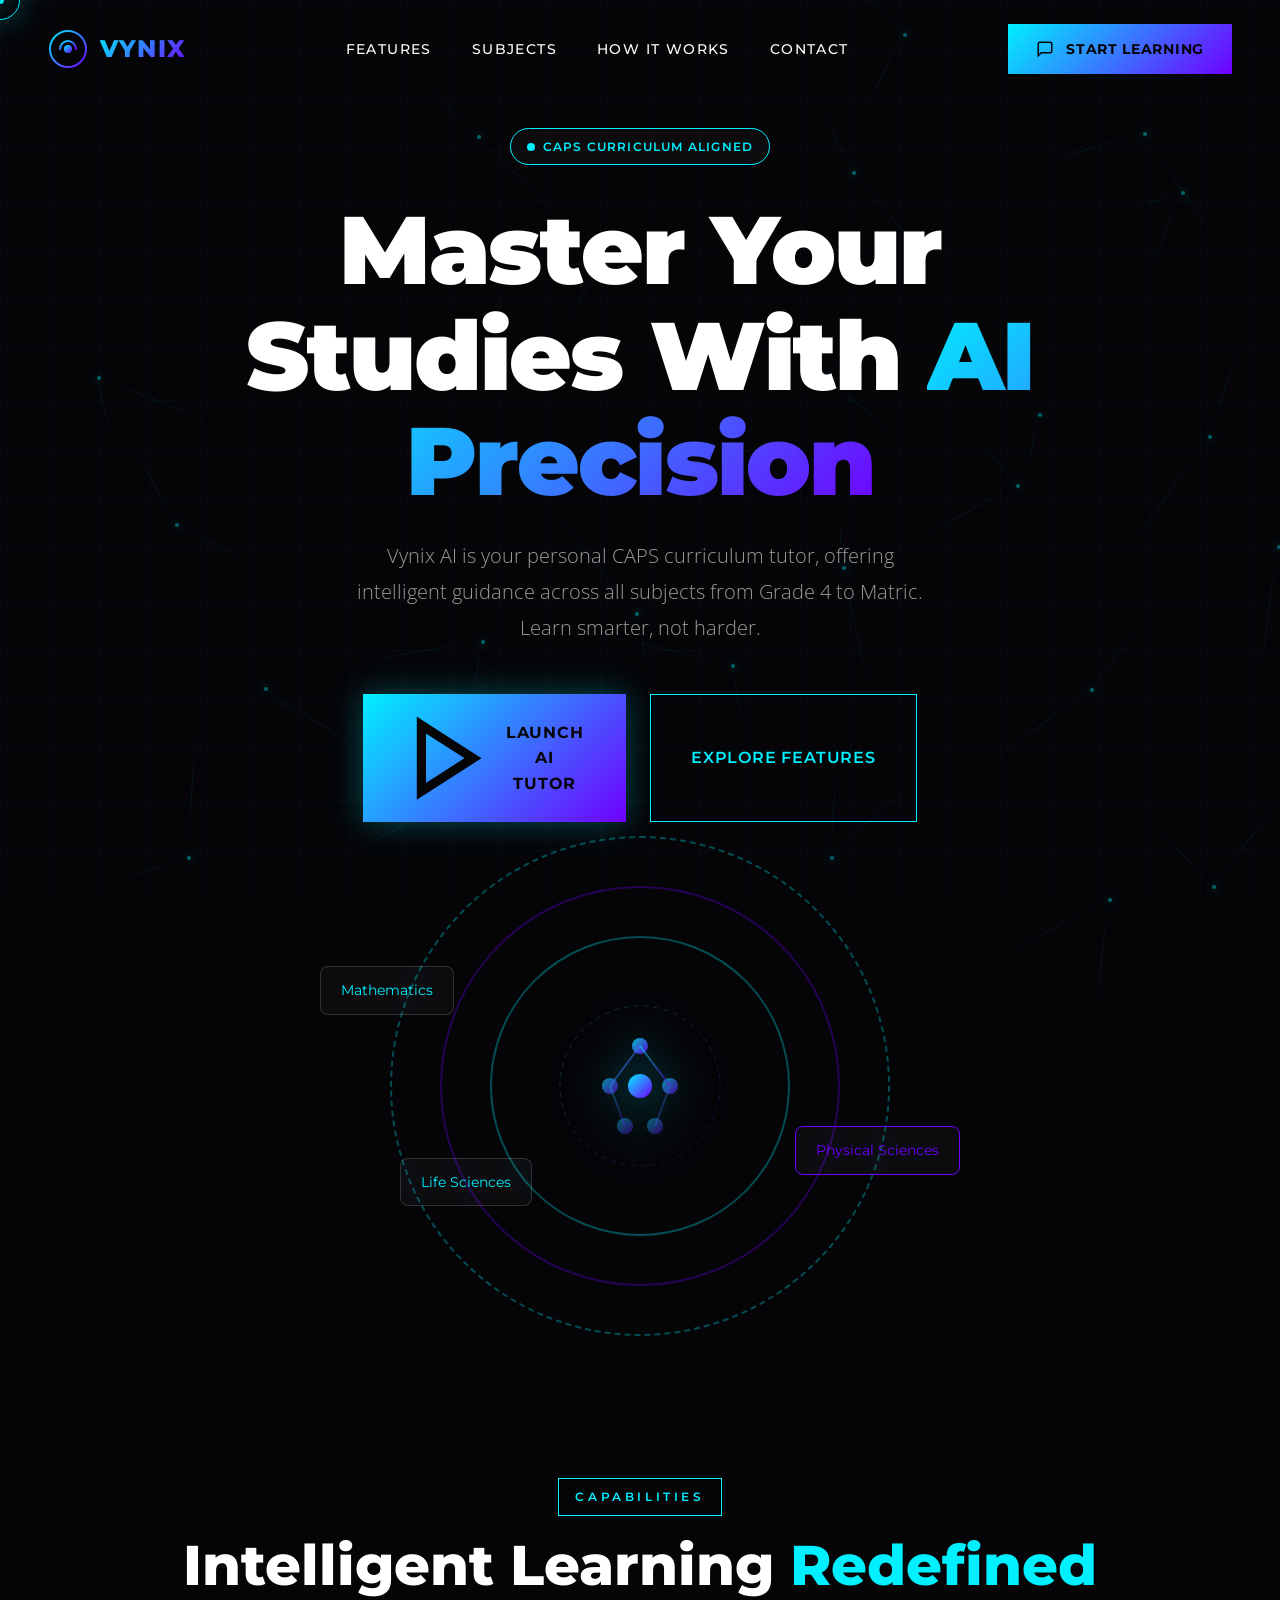
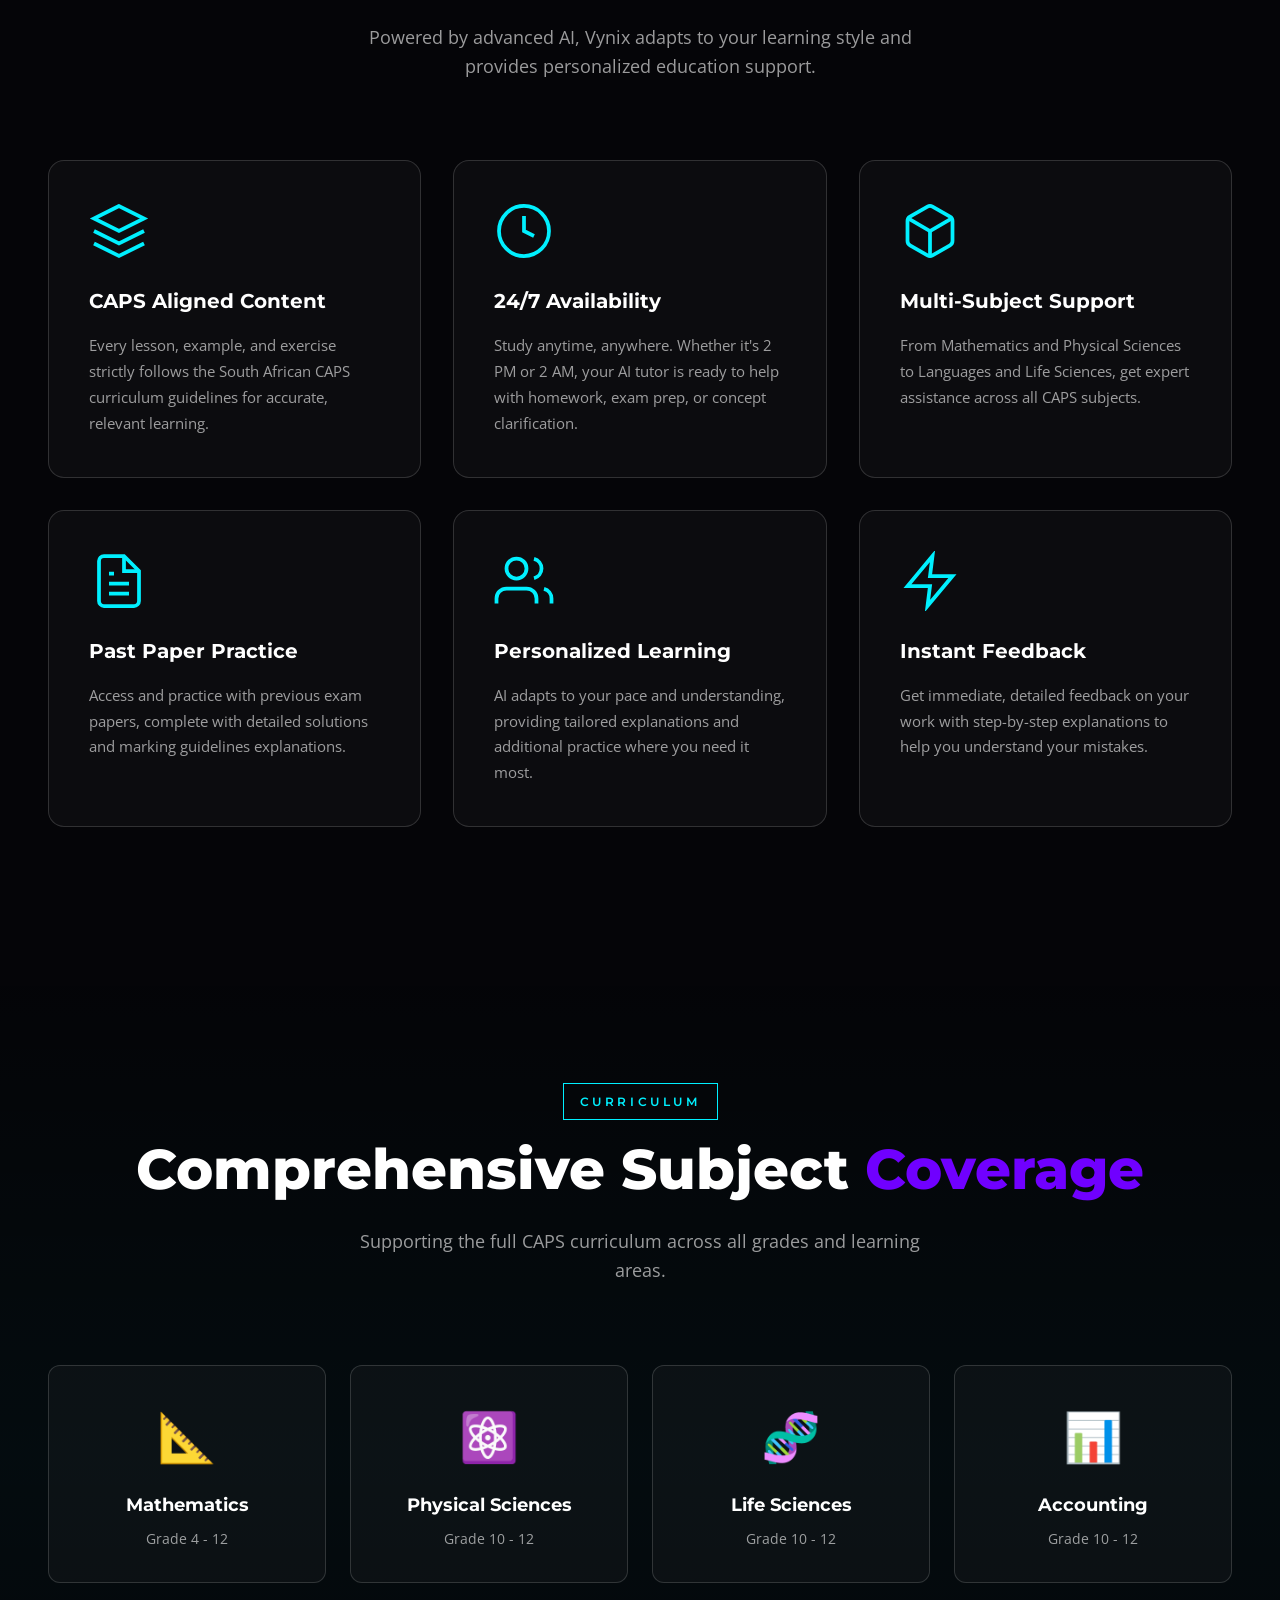
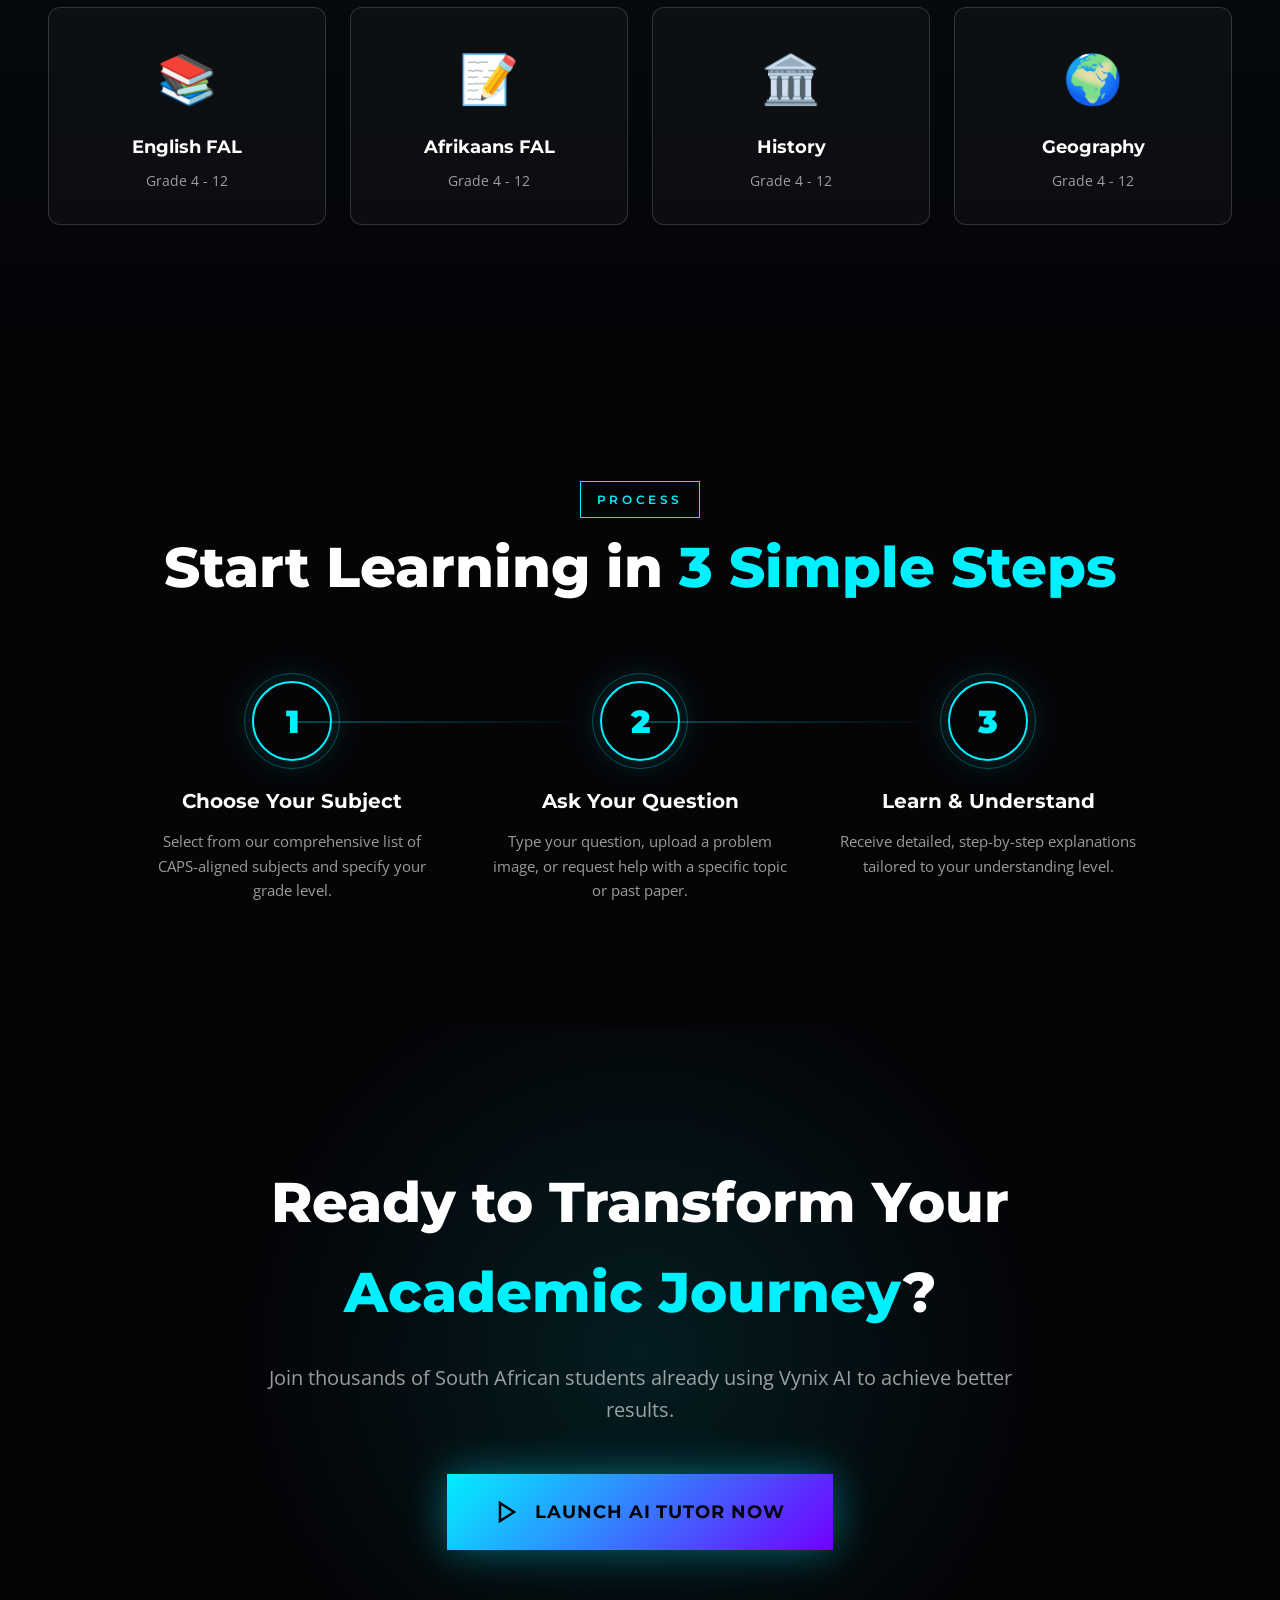
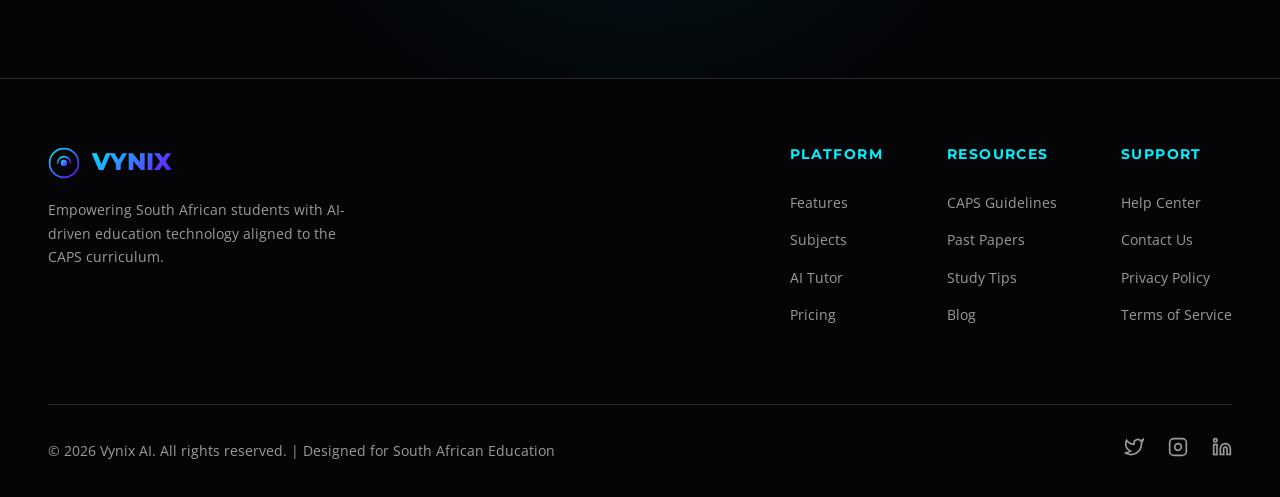
<file: index.html>
<!DOCTYPE html>
<html lang="en">
<head>
    <meta charset="UTF-8">
    <meta name="viewport" content="width=device-width, initial-scale=1.0">
    <title>VYNIX AI | CAPS Education Tutor</title>
    <link rel="preconnect" href="https://fonts.googleapis.com">
    <link rel="preconnect" href="https://fonts.gstatic.com" crossorigin>
    <link href="https://fonts.googleapis.com/css2?family=Montserrat:wght@100;200;300;400;500;600;700;800;900&family=Open+Sans:wght@300;400;500;600;700;800&display=swap" rel="stylesheet">
    <base target="_blank">
    <style>
        /* ==========================================================================
           VYNIX AI - Educational AI Landing Page
           ========================================================================== */

        /* CSS Variables */
        :root {
            --color-bg: #050508;
            --color-fg: #ffffff;
            --color-cyan: #00f0ff;
            --color-cyan-dark: #00b8c4;
            --color-cyan-light: #5cffff;
            --color-purple: #7000ff;
            --color-purple-light: #9d4eff;
            --color-muted: rgba(255, 255, 255, 0.6);
            --color-muted-dark: rgba(255, 255, 255, 0.15);
            --color-glass: rgba(255, 255, 255, 0.03);
            
            --font-display: 'Montserrat', sans-serif;
            --font-body: 'Open Sans', sans-serif;
            
            --transition-fast: 0.2s ease;
            --transition-medium: 0.4s ease;
            --transition-slow: 0.8s cubic-bezier(0.16, 1, 0.3, 1);
        }

        /* Reset & Base */
        *, *::before, *::after {
            margin: 0;
            padding: 0;
            box-sizing: border-box;
        }

        html {
            scroll-behavior: smooth;
            font-size: 16px;
        }

        body {
            font-family: var(--font-body);
            background-color: var(--color-bg);
            color: var(--color-fg);
            line-height: 1.6;
            overflow-x: hidden;
            cursor: none;
        }

        /* Custom Cursor */
        .cursor {
            width: 8px;
            height: 8px;
            background: var(--color-cyan);
            border-radius: 50%;
            position: fixed;
            pointer-events: none;
            z-index: 9999;
            mix-blend-mode: difference;
            transition: transform 0.1s ease;
            box-shadow: 0 0 20px var(--color-cyan);
        }

        .cursor-follower {
            width: 40px;
            height: 40px;
            border: 1px solid var(--color-cyan);
            border-radius: 50%;
            position: fixed;
            pointer-events: none;
            z-index: 9998;
            transition: transform 0.15s ease, width 0.3s ease, height 0.3s ease;
            box-shadow: 0 0 30px rgba(0, 240, 255, 0.3);
        }

        .cursor.hover {
            transform: scale(2);
            background: var(--color-purple);
        }

        .cursor-follower.hover {
            width: 60px;
            height: 60px;
            border-color: var(--color-purple);
            box-shadow: 0 0 40px rgba(112, 0, 255, 0.4);
        }

        /* Hide custom cursor on touch devices */
        @media (pointer: coarse) {
            body {
                cursor: auto;
            }
            .cursor, .cursor-follower {
                display: none;
            }
        }

        /* Neural Network Background */
        .neural-bg {
            position: fixed;
            top: 0;
            left: 0;
            width: 100%;
            height: 100%;
            z-index: 0;
            opacity: 0.4;
        }

        .neural-node {
            position: absolute;
            width: 4px;
            height: 4px;
            background: var(--color-cyan);
            border-radius: 50%;
            box-shadow: 0 0 10px var(--color-cyan);
            animation: pulse 3s infinite;
        }

        @keyframes pulse {
            0%, 100% { opacity: 0.3; transform: scale(1); }
            50% { opacity: 1; transform: scale(1.5); }
        }

        .neural-line {
            position: absolute;
            height: 1px;
            background: linear-gradient(90deg, transparent, var(--color-cyan), transparent);
            opacity: 0.2;
            animation: dataFlow 5s linear infinite;
        }

        @keyframes dataFlow {
            0% { opacity: 0; }
            50% { opacity: 0.5; }
            100% { opacity: 0; }
        }

        /* Grid Overlay */
        .grid-overlay {
            position: fixed;
            top: 0;
            left: 0;
            width: 100%;
            height: 100%;
            background-image: 
                linear-gradient(rgba(0, 240, 255, 0.03) 1px, transparent 1px),
                linear-gradient(90deg, rgba(0, 240, 255, 0.03) 1px, transparent 1px);
            background-size: 50px 50px;
            pointer-events: none;
            z-index: 1;
        }

        /* Selection */
        ::selection {
            background: var(--color-cyan);
            color: var(--color-bg);
        }

        /* Scrollbar */
        ::-webkit-scrollbar {
            width: 8px;
        }

        ::-webkit-scrollbar-track {
            background: var(--color-bg);
        }

        ::-webkit-scrollbar-thumb {
            background: var(--color-cyan);
            border-radius: 4px;
        }

        ::-webkit-scrollbar-thumb:hover {
            background: var(--color-cyan-light);
        }

        /* ==========================================================================
           Navigation
           ========================================================================== */
        .navigation {
            position: fixed;
            top: 0;
            left: 0;
            width: 100%;
            padding: 1.5rem 3rem;
            display: flex;
            justify-content: space-between;
            align-items: center;
            z-index: 100;
            transition: all var(--transition-medium);
            border-bottom: 1px solid transparent;
        }

        .navigation.scrolled {
            background: rgba(5, 5, 8, 0.95);
            backdrop-filter: blur(20px);
            border-bottom-color: var(--color-muted-dark);
        }

        .nav-logo {
            display: flex;
            align-items: center;
            gap: 0.75rem;
            text-decoration: none;
            color: inherit;
        }

        .logo-icon {
            width: 40px;
            height: 40px;
            position: relative;
        }

        .logo-icon svg {
            width: 100%;
            height: 100%;
        }

        .logo-text {
            font-family: var(--font-display);
            font-size: 1.5rem;
            font-weight: 800;
            letter-spacing: 0.05em;
            background: linear-gradient(135deg, var(--color-cyan), var(--color-purple));
            -webkit-background-clip: text;
            -webkit-text-fill-color: transparent;
            background-clip: text;
        }

        .nav-links {
            display: flex;
            list-style: none;
            gap: 2.5rem;
        }

        .nav-links a {
            font-family: var(--font-display);
            font-size: 0.875rem;
            font-weight: 500;
            text-transform: uppercase;
            letter-spacing: 0.1em;
            color: var(--color-fg);
            text-decoration: none;
            position: relative;
            padding: 0.5rem 0;
            transition: color var(--transition-fast);
        }

        .nav-links a:hover {
            color: var(--color-cyan);
        }

        .nav-links a::after {
            content: '';
            position: absolute;
            bottom: 0;
            left: 0;
            width: 0;
            height: 2px;
            background: linear-gradient(90deg, var(--color-cyan), var(--color-purple));
            transition: width var(--transition-medium);
        }

        .nav-links a:hover::after {
            width: 100%;
        }

        .nav-cta {
            display: flex;
            align-items: center;
            gap: 0.75rem;
            padding: 0.875rem 1.75rem;
            background: linear-gradient(135deg, var(--color-cyan), var(--color-purple));
            border: none;
            color: var(--color-bg);
            font-family: var(--font-display);
            font-size: 0.875rem;
            font-weight: 700;
            text-transform: uppercase;
            letter-spacing: 0.05em;
            cursor: pointer;
            position: relative;
            overflow: hidden;
            transition: all var(--transition-medium);
            text-decoration: none;
        }

        .nav-cta::before {
            content: '';
            position: absolute;
            top: 0;
            left: -100%;
            width: 100%;
            height: 100%;
            background: linear-gradient(90deg, transparent, rgba(255,255,255,0.3), transparent);
            transition: left 0.5s;
        }

        .nav-cta:hover::before {
            left: 100%;
        }

        .nav-cta:hover {
            transform: translateY(-2px);
            box-shadow: 0 10px 30px rgba(0, 240, 255, 0.3);
        }

        .nav-cta svg {
            width: 18px;
            height: 18px;
        }

        /* Mobile Menu Button */
        .mobile-menu-btn {
            display: none;
            flex-direction: column;
            gap: 5px;
            background: none;
            border: none;
            cursor: pointer;
            padding: 5px;
        }

        .mobile-menu-btn span {
            display: block;
            width: 25px;
            height: 2px;
            background: var(--color-fg);
            transition: all var(--transition-medium);
        }

        /* Mobile Menu */
        .mobile-menu {
            position: fixed;
            top: 0;
            left: 0;
            width: 100%;
            height: 100vh;
            background: var(--color-bg);
            z-index: 99;
            display: flex;
            align-items: center;
            justify-content: center;
            opacity: 0;
            visibility: hidden;
            transition: all var(--transition-medium);
        }

        .mobile-menu.active {
            opacity: 1;
            visibility: visible;
        }

        .mobile-nav-links {
            list-style: none;
            text-align: center;
        }

        .mobile-nav-links li {
            margin: 2rem 0;
        }

        .mobile-nav-links a {
            font-family: var(--font-display);
            font-size: 2rem;
            font-weight: 700;
            color: var(--color-fg);
            text-decoration: none;
            transition: color var(--transition-fast);
        }

        .mobile-nav-links a:hover {
            color: var(--color-cyan);
        }

        /* ==========================================================================
           Hero Section
           ========================================================================== */
        .hero {
            position: relative;
            min-height: 100vh;
            width: 100%;
            display: flex;
            align-items: center;
            justify-content: center;
            overflow: hidden;
            padding: 8rem 3rem 4rem;
        }

        .hero-content {
            position: relative;
            z-index: 2;
            text-align: center;
            max-width: 1000px;
        }

        .hero-badge {
            display: inline-flex;
            align-items: center;
            gap: 0.5rem;
            padding: 0.5rem 1rem;
            background: var(--color-glass);
            border: 1px solid var(--color-cyan);
            border-radius: 50px;
            margin-bottom: 2rem;
            font-family: var(--font-display);
            font-size: 0.75rem;
            font-weight: 600;
            text-transform: uppercase;
            letter-spacing: 0.1em;
            color: var(--color-cyan);
            animation: glow 2s ease-in-out infinite alternate;
        }

        @keyframes glow {
            from { box-shadow: 0 0 5px rgba(0, 240, 255, 0.2); }
            to { box-shadow: 0 0 20px rgba(0, 240, 255, 0.6); }
        }

        .hero-badge::before {
            content: '';
            width: 8px;
            height: 8px;
            background: var(--color-cyan);
            border-radius: 50%;
            animation: blink 1.5s infinite;
        }

        @keyframes blink {
            0%, 100% { opacity: 1; }
            50% { opacity: 0.3; }
        }

        .hero-title {
            font-family: var(--font-display);
            font-size: clamp(3rem, 8vw, 6rem);
            font-weight: 900;
            letter-spacing: -0.02em;
            line-height: 1.1;
            margin-bottom: 1.5rem;
        }

        .hero-title .gradient-text {
            background: linear-gradient(135deg, var(--color-cyan), var(--color-purple));
            -webkit-background-clip: text;
            -webkit-text-fill-color: transparent;
            background-clip: text;
            position: relative;
        }

        .hero-title .gradient-text::after {
            content: '';
            position: absolute;
            bottom: -10px;
            left: 0;
            width: 100%;
            height: 4px;
            background: linear-gradient(90deg, var(--color-cyan), var(--color-purple));
            opacity: 0.5;
        }

        .hero-subtitle {
            font-family: var(--font-body);
            font-size: 1.25rem;
            font-weight: 300;
            color: var(--color-muted);
            max-width: 600px;
            margin: 0 auto 3rem;
            line-height: 1.8;
        }

        .hero-cta-group {
            display: flex;
            gap: 1.5rem;
            justify-content: center;
            flex-wrap: wrap;
            margin-bottom: 4rem;
        }

        .hero-cta-primary {
            display: flex;
            align-items: center;
            gap: 0.75rem;
            padding: 1.25rem 2.5rem;
            background: linear-gradient(135deg, var(--color-cyan), var(--color-purple));
            border: none;
            color: var(--color-bg);
            font-family: var(--font-display);
            font-size: 1rem;
            font-weight: 700;
            text-transform: uppercase;
            letter-spacing: 0.05em;
            cursor: pointer;
            text-decoration: none;
            position: relative;
            overflow: hidden;
            transition: all var(--transition-medium);
            box-shadow: 0 0 30px rgba(0, 240, 255, 0.3);
        }

        .hero-cta-primary:hover {
            transform: translateY(-3px) scale(1.02);
            box-shadow: 0 20px 40px rgba(0, 240, 255, 0.4);
        }

        .hero-cta-secondary {
            display: flex;
            align-items: center;
            gap: 0.75rem;
            padding: 1.25rem 2.5rem;
            background: transparent;
            border: 1px solid var(--color-cyan);
            color: var(--color-cyan);
            font-family: var(--font-display);
            font-size: 1rem;
            font-weight: 600;
            text-transform: uppercase;
            letter-spacing: 0.05em;
            cursor: pointer;
            text-decoration: none;
            transition: all var(--transition-medium);
        }

        .hero-cta-secondary:hover {
            background: rgba(0, 240, 255, 0.1);
            box-shadow: 0 0 30px rgba(0, 240, 255, 0.2);
        }

        /* Hero Visual */
        .hero-visual {
            position: relative;
            width: 100%;
            max-width: 800px;
            height: 400px;
            margin: 0 auto;
        }

        .hologram-container {
            position: relative;
            width: 100%;
            height: 100%;
            display: flex;
            align-items: center;
            justify-content: center;
        }

        .hologram-ring {
            position: absolute;
            border: 2px solid var(--color-cyan);
            border-radius: 50%;
            opacity: 0.3;
            animation: rotate 20s linear infinite;
        }

        .hologram-ring:nth-child(1) {
            width: 300px;
            height: 300px;
            animation-duration: 20s;
        }

        .hologram-ring:nth-child(2) {
            width: 400px;
            height: 400px;
            animation-duration: 30s;
            animation-direction: reverse;
            border-color: var(--color-purple);
        }

        .hologram-ring:nth-child(3) {
            width: 500px;
            height: 500px;
            animation-duration: 40s;
            border-style: dashed;
        }

        @keyframes rotate {
            from { transform: rotate(0deg); }
            to { transform: rotate(360deg); }
        }

        .brain-visual {
            position: relative;
            width: 200px;
            height: 200px;
        }

        .brain-visual svg {
            width: 100%;
            height: 100%;
            filter: drop-shadow(0 0 20px rgba(0, 240, 255, 0.5));
        }

        .floating-elements {
            position: absolute;
            width: 100%;
            height: 100%;
            top: 0;
            left: 0;
        }

        .float-element {
            position: absolute;
            padding: 0.75rem 1.25rem;
            background: var(--color-glass);
            border: 1px solid var(--color-muted-dark);
            border-radius: 8px;
            font-family: var(--font-display);
            font-size: 0.875rem;
            color: var(--color-cyan);
            animation: float 6s ease-in-out infinite;
            backdrop-filter: blur(10px);
        }

        .float-element:nth-child(1) {
            top: 20%;
            left: 10%;
            animation-delay: 0s;
        }

        .float-element:nth-child(2) {
            top: 60%;
            right: 10%;
            animation-delay: 2s;
            color: var(--color-purple);
            border-color: var(--color-purple);
        }

        .float-element:nth-child(3) {
            bottom: 20%;
            left: 20%;
            animation-delay: 4s;
        }

        @keyframes float {
            0%, 100% { transform: translateY(0px); }
            50% { transform: translateY(-20px); }
        }

        /* ==========================================================================
           Features Section
           ========================================================================== */
        .features {
            position: relative;
            padding: 8rem 3rem;
            overflow: hidden;
        }

        .section-header {
            text-align: center;
            margin-bottom: 5rem;
        }

        .section-label {
            display: inline-block;
            font-family: var(--font-display);
            font-size: 0.75rem;
            font-weight: 600;
            letter-spacing: 0.3em;
            text-transform: uppercase;
            color: var(--color-cyan);
            margin-bottom: 1rem;
            padding: 0.5rem 1rem;
            border: 1px solid var(--color-cyan);
        }

        .section-title {
            font-family: var(--font-display);
            font-size: clamp(2rem, 5vw, 3.5rem);
            font-weight: 800;
            line-height: 1.2;
            margin-bottom: 1.5rem;
        }

        .section-subtitle {
            font-family: var(--font-body);
            font-size: 1.125rem;
            color: var(--color-muted);
            max-width: 600px;
            margin: 0 auto;
        }

        .features-grid {
            display: grid;
            grid-template-columns: repeat(auto-fit, minmax(300px, 1fr));
            gap: 2rem;
            max-width: 1200px;
            margin: 0 auto;
        }

        .feature-card {
            position: relative;
            padding: 2.5rem;
            background: var(--color-glass);
            border: 1px solid var(--color-muted-dark);
            border-radius: 16px;
            transition: all var(--transition-medium);
            overflow: hidden;
        }

        .feature-card::before {
            content: '';
            position: absolute;
            top: 0;
            left: 0;
            width: 100%;
            height: 100%;
            background: linear-gradient(135deg, rgba(0, 240, 255, 0.1), transparent);
            opacity: 0;
            transition: opacity var(--transition-medium);
        }

        .feature-card:hover {
            border-color: var(--color-cyan);
            transform: translateY(-5px);
            box-shadow: 0 20px 40px rgba(0, 240, 255, 0.1);
        }

        .feature-card:hover::before {
            opacity: 1;
        }

        .feature-icon {
            width: 60px;
            height: 60px;
            margin-bottom: 1.5rem;
            position: relative;
            z-index: 1;
        }

        .feature-icon svg {
            width: 100%;
            height: 100%;
            stroke: var(--color-cyan);
        }

        .feature-title {
            font-family: var(--font-display);
            font-size: 1.25rem;
            font-weight: 700;
            margin-bottom: 1rem;
            position: relative;
            z-index: 1;
        }

        .feature-desc {
            font-family: var(--font-body);
            font-size: 0.95rem;
            color: var(--color-muted);
            line-height: 1.7;
            position: relative;
            z-index: 1;
        }

        /* ==========================================================================
           Subjects Section
           ========================================================================== */
        .subjects {
            position: relative;
            padding: 8rem 3rem;
            background: linear-gradient(to bottom, transparent, rgba(0, 240, 255, 0.03), transparent);
        }

        .subjects-grid {
            display: grid;
            grid-template-columns: repeat(auto-fit, minmax(250px, 1fr));
            gap: 1.5rem;
            max-width: 1200px;
            margin: 0 auto;
        }

        .subject-card {
            position: relative;
            padding: 2rem;
            background: var(--color-glass);
            border: 1px solid var(--color-muted-dark);
            border-radius: 12px;
            text-align: center;
            transition: all var(--transition-medium);
            cursor: pointer;
            overflow: hidden;
        }

        .subject-card::after {
            content: '';
            position: absolute;
            bottom: 0;
            left: 0;
            width: 100%;
            height: 3px;
            background: linear-gradient(90deg, var(--color-cyan), var(--color-purple));
            transform: scaleX(0);
            transition: transform var(--transition-medium);
        }

        .subject-card:hover {
            border-color: var(--color-cyan);
            transform: translateY(-3px);
        }

        .subject-card:hover::after {
            transform: scaleX(1);
        }

        .subject-icon {
            font-size: 3rem;
            margin-bottom: 1rem;
        }

        .subject-name {
            font-family: var(--font-display);
            font-size: 1.125rem;
            font-weight: 700;
            margin-bottom: 0.5rem;
        }

        .subject-grades {
            font-family: var(--font-body);
            font-size: 0.875rem;
            color: var(--color-muted);
        }

        /* ==========================================================================
           How It Works
           ========================================================================== */
        .how-it-works {
            position: relative;
            padding: 8rem 3rem;
        }

        .steps-container {
            display: flex;
            justify-content: center;
            gap: 3rem;
            max-width: 1000px;
            margin: 0 auto;
            flex-wrap: wrap;
        }

        .step {
            flex: 1;
            min-width: 250px;
            max-width: 300px;
            text-align: center;
            position: relative;
        }

        .step-number {
            width: 80px;
            height: 80px;
            margin: 0 auto 1.5rem;
            display: flex;
            align-items: center;
            justify-content: center;
            font-family: var(--font-display);
            font-size: 2rem;
            font-weight: 900;
            color: var(--color-cyan);
            border: 2px solid var(--color-cyan);
            border-radius: 50%;
            position: relative;
            box-shadow: 0 0 30px rgba(0, 240, 255, 0.2);
        }

        .step-number::before {
            content: '';
            position: absolute;
            inset: -10px;
            border: 1px solid var(--color-cyan);
            border-radius: 50%;
            opacity: 0.3;
            animation: pulse-ring 2s infinite;
        }

        @keyframes pulse-ring {
            0% { transform: scale(1); opacity: 0.3; }
            100% { transform: scale(1.2); opacity: 0; }
        }

        .step-title {
            font-family: var(--font-display);
            font-size: 1.25rem;
            font-weight: 700;
            margin-bottom: 0.75rem;
        }

        .step-desc {
            font-family: var(--font-body);
            font-size: 0.95rem;
            color: var(--color-muted);
            line-height: 1.6;
        }

        .step-connector {
            position: absolute;
            top: 40px;
            right: -50%;
            width: 100%;
            height: 2px;
            background: linear-gradient(90deg, var(--color-cyan), transparent);
            opacity: 0.3;
        }

        .step:last-child .step-connector {
            display: none;
        }

        /* ==========================================================================
           CTA Section
           ========================================================================== */
        .cta-section {
            position: relative;
            padding: 8rem 3rem;
            text-align: center;
            overflow: hidden;
        }

        .cta-bg {
            position: absolute;
            top: 50%;
            left: 50%;
            transform: translate(-50%, -50%);
            width: 800px;
            height: 800px;
            background: radial-gradient(circle, rgba(0, 240, 255, 0.1) 0%, transparent 70%);
            pointer-events: none;
        }

        .cta-content {
            position: relative;
            z-index: 1;
            max-width: 800px;
            margin: 0 auto;
        }

        .cta-title {
            font-family: var(--font-display);
            font-size: clamp(2rem, 5vw, 3.5rem);
            font-weight: 800;
            margin-bottom: 1.5rem;
        }

        .cta-desc {
            font-family: var(--font-body);
            font-size: 1.25rem;
            color: var(--color-muted);
            margin-bottom: 3rem;
        }

        .cta-button {
            display: inline-flex;
            align-items: center;
            gap: 1rem;
            padding: 1.5rem 3rem;
            background: linear-gradient(135deg, var(--color-cyan), var(--color-purple));
            border: none;
            color: var(--color-bg);
            font-family: var(--font-display);
            font-size: 1.125rem;
            font-weight: 700;
            text-transform: uppercase;
            letter-spacing: 0.05em;
            cursor: pointer;
            text-decoration: none;
            position: relative;
            overflow: hidden;
            transition: all var(--transition-medium);
            box-shadow: 0 0 40px rgba(0, 240, 255, 0.4);
        }

        .cta-button:hover {
            transform: translateY(-3px) scale(1.05);
            box-shadow: 0 20px 50px rgba(0, 240, 255, 0.5);
        }

        /* ==========================================================================
           Footer
           ========================================================================== */
        .footer {
            padding: 4rem 3rem 2rem;
            border-top: 1px solid var(--color-muted-dark);
            position: relative;
        }

        .footer-content {
            display: flex;
            justify-content: space-between;
            align-items: flex-start;
            max-width: 1200px;
            margin: 0 auto;
            flex-wrap: wrap;
            gap: 3rem;
        }

        .footer-brand {
            max-width: 300px;
        }

        .footer-logo {
            display: flex;
            align-items: center;
            gap: 0.75rem;
            margin-bottom: 1rem;
        }

        .footer-logo-text {
            font-family: var(--font-display);
            font-size: 1.5rem;
            font-weight: 800;
            background: linear-gradient(135deg, var(--color-cyan), var(--color-purple));
            -webkit-background-clip: text;
            -webkit-text-fill-color: transparent;
        }

        .footer-desc {
            font-family: var(--font-body);
            font-size: 0.875rem;
            color: var(--color-muted);
            line-height: 1.7;
        }

        .footer-links {
            display: flex;
            gap: 4rem;
        }

        .footer-column h4 {
            font-family: var(--font-display);
            font-size: 0.875rem;
            font-weight: 700;
            text-transform: uppercase;
            letter-spacing: 0.1em;
            margin-bottom: 1.5rem;
            color: var(--color-cyan);
        }

        .footer-column ul {
            list-style: none;
        }

        .footer-column li {
            margin-bottom: 0.75rem;
        }

        .footer-column a {
            font-family: var(--font-body);
            font-size: 0.875rem;
            color: var(--color-muted);
            text-decoration: none;
            transition: color var(--transition-fast);
        }

        .footer-column a:hover {
            color: var(--color-cyan);
        }

        .footer-bottom {
            display: flex;
            justify-content: space-between;
            align-items: center;
            max-width: 1200px;
            margin: 4rem auto 0;
            padding-top: 2rem;
            border-top: 1px solid var(--color-muted-dark);
            flex-wrap: wrap;
            gap: 1rem;
        }

        .copyright {
            font-family: var(--font-body);
            font-size: 0.875rem;
            color: var(--color-muted);
        }

        .footer-social {
            display: flex;
            gap: 1.5rem;
        }

        .footer-social a {
            color: var(--color-muted);
            transition: color var(--transition-fast);
        }

        .footer-social a:hover {
            color: var(--color-cyan);
        }

        /* ==========================================================================
           Responsive Design
           ========================================================================== */
        @media (max-width: 1024px) {
            .step-connector {
                display: none;
            }
        }

        @media (max-width: 768px) {
            body {
                cursor: auto;
            }
            
            .cursor, .cursor-follower {
                display: none;
            }
            
            .navigation {
                padding: 1rem 1.5rem;
            }
            
            .nav-links {
                display: none;
            }
            
            .mobile-menu-btn {
                display: flex;
            }
            
            .hero {
                padding: 6rem 1.5rem 3rem;
            }
            
            .hero-cta-group {
                flex-direction: column;
                align-items: center;
            }
            
            .hero-visual {
                height: 300px;
            }
            
            .hologram-ring:nth-child(1) { width: 200px; height: 200px; }
            .hologram-ring:nth-child(2) { width: 280px; height: 280px; }
            .hologram-ring:nth-child(3) { width: 360px; height: 360px; }
            
            .features, .subjects, .how-it-works, .cta-section {
                padding: 5rem 1.5rem;
            }
            
            .footer-content {
                flex-direction: column;
            }
            
            .footer-links {
                gap: 2rem;
                flex-wrap: wrap;
            }
        }

        /* ==========================================================================
           Animations
           ========================================================================== */
        @keyframes fadeInUp {
            from {
                opacity: 0;
                transform: translateY(30px);
            }
            to {
                opacity: 1;
                transform: translateY(0);
            }
        }

        .animate-in {
            animation: fadeInUp 0.8s ease forwards;
        }

        .delay-1 { animation-delay: 0.1s; }
        .delay-2 { animation-delay: 0.2s; }
        .delay-3 { animation-delay: 0.3s; }
        .delay-4 { animation-delay: 0.4s; }

        /* Intersection Observer */
        .reveal {
            opacity: 0;
            transform: translateY(30px);
            transition: all 0.8s cubic-bezier(0.16, 1, 0.3, 1);
        }

        .reveal.active {
            opacity: 1;
            transform: translateY(0);
        }
    </style>
</head>
<body>
    <!-- Custom Cursor -->
    <div class="cursor"></div>
    <div class="cursor-follower"></div>

    <!-- Neural Network Background -->
    <div class="neural-bg" id="neural-bg"></div>
    
    <!-- Grid Overlay -->
    <div class="grid-overlay"></div>

    <!-- Navigation -->
    <nav class="navigation">
        <a href="#" class="nav-logo" onclick="window.scrollTo(0,0); return false;">
            <div class="logo-icon">
                <svg viewBox="0 0 40 40" fill="none">
                    <circle cx="20" cy="20" r="18" stroke="url(#grad1)" stroke-width="2"/>
                    <path d="M12 20C12 15.5817 15.5817 12 20 12C24.4183 12 28 15.5817 28 20" stroke="url(#grad1)" stroke-width="2" stroke-linecap="round"/>
                    <circle cx="20" cy="20" r="4" fill="url(#grad1)"/>
                    <defs>
                        <linearGradient id="grad1" x1="0%" y1="0%" x2="100%" y2="100%">
                            <stop offset="0%" style="stop-color:#00f0ff"/>
                            <stop offset="100%" style="stop-color:#7000ff"/>
                        </linearGradient>
                    </defs>
                </svg>
            </div>
            <span class="logo-text">VYNIX</span>
        </a>
        
        <ul class="nav-links">
            <li><a href="#features" data-cursor="hover">Features</a></li>
            <li><a href="#subjects" data-cursor="hover">Subjects</a></li>
            <li><a href="#how-it-works" data-cursor="hover">How It Works</a></li>
            <li><a href="#contact" data-cursor="hover">Contact</a></li>
        </ul>
        
        <a href="ai-tutor.html" class="nav-cta" data-cursor="hover">
            <svg viewBox="0 0 24 24" fill="none" stroke="currentColor" stroke-width="2">
                <path d="M21 15a2 2 0 0 1-2 2H7l-4 4V5a2 2 0 0 1 2-2h14a2 2 0 0 1 2 2z"></path>
            </svg>
            <span>Start Learning</span>
        </a>
        
        <button class="mobile-menu-btn" data-cursor="hover">
            <span></span>
            <span></span>
            <span></span>
        </button>
    </nav>

    <!-- Mobile Menu -->
    <div class="mobile-menu">
        <ul class="mobile-nav-links">
            <li><a href="#features">Features</a></li>
            <li><a href="#subjects">Subjects</a></li>
            <li><a href="#how-it-works">How It Works</a></li>
            <li><a href="#contact">Contact</a></li>
            <li><a href="/ai-tutor" style="color: var(--color-cyan);">Start Learning →</a></li>
        </ul>
    </div>

    <!-- Hero Section -->
    <section class="hero">
        <div class="hero-content">
            <div class="hero-badge animate-in">
                CAPS Curriculum Aligned
            </div>
            
            <h1 class="hero-title animate-in delay-1">
                Master Your Studies With <span class="gradient-text">AI Precision</span>
            </h1>
            
            <p class="hero-subtitle animate-in delay-2">
                Vynix AI is your personal CAPS curriculum tutor, offering intelligent guidance across all subjects from Grade 4 to Matric. Learn smarter, not harder.
            </p>
            
            <div class="hero-cta-group animate-in delay-3">
                <a href="ai-tutor.html" class="hero-cta-primary" data-cursor="hover">
                    <svg viewBox="0 0 24 24" fill="none" stroke="currentColor" stroke-width="2.5">
                        <polygon points="5 3 19 12 5 21 5 3"></polygon>
                    </svg>
                    <span>Launch AI Tutor</span>
                </a>
                <a href="#features" class="hero-cta-secondary" data-cursor="hover">
                    <span>Explore Features</span>
                </a>
            </div>
            
            <div class="hero-visual animate-in delay-4">
                <div class="hologram-container">
                    <div class="hologram-ring"></div>
                    <div class="hologram-ring"></div>
                    <div class="hologram-ring"></div>
                    
                    <div class="brain-visual">
                        <svg viewBox="0 0 200 200" fill="none">
                            <defs>
                                <linearGradient id="brainGrad" x1="0%" y1="0%" x2="100%" y2="100%">
                                    <stop offset="0%" style="stop-color:#00f0ff;stop-opacity:1" />
                                    <stop offset="100%" style="stop-color:#7000ff;stop-opacity:1" />
                                </linearGradient>
                            </defs>
                            <!-- Neural Network Representation -->
                            <circle cx="100" cy="60" r="8" fill="url(#brainGrad)" opacity="0.8"/>
                            <circle cx="70" cy="100" r="8" fill="url(#brainGrad)" opacity="0.6"/>
                            <circle cx="130" cy="100" r="8" fill="url(#brainGrad)" opacity="0.6"/>
                            <circle cx="85" cy="140" r="8" fill="url(#brainGrad)" opacity="0.4"/>
                            <circle cx="115" cy="140" r="8" fill="url(#brainGrad)" opacity="0.4"/>
                            <circle cx="100" cy="100" r="12" fill="url(#brainGrad)"/>
                            
                            <!-- Connections -->
                            <line x1="100" y1="60" x2="70" y2="100" stroke="url(#brainGrad)" stroke-width="2" opacity="0.5"/>
                            <line x1="100" y1="60" x2="130" y2="100" stroke="url(#brainGrad)" stroke-width="2" opacity="0.5"/>
                            <line x1="70" y1="100" x2="85" y2="140" stroke="url(#brainGrad)" stroke-width="2" opacity="0.3"/>
                            <line x1="130" y1="100" x2="115" y2="140" stroke="url(#brainGrad)" stroke-width="2" opacity="0.3"/>
                            <line x1="100" y1="60" x2="100" y2="100" stroke="url(#brainGrad)" stroke-width="2" opacity="0.7"/>
                            <line x1="70" y1="100" x2="130" y2="100" stroke="url(#brainGrad)" stroke-width="2" opacity="0.4"/>
                            
                            <!-- Outer Ring -->
                            <circle cx="100" cy="100" r="80" stroke="url(#brainGrad)" stroke-width="1" opacity="0.2" stroke-dasharray="5,5"/>
                        </svg>
                    </div>
                    
                    <div class="floating-elements">
                        <div class="float-element">Mathematics</div>
                        <div class="float-element">Physical Sciences</div>
                        <div class="float-element">Life Sciences</div>
                    </div>
                </div>
            </div>
        </div>
    </section>

    <!-- Features Section -->
    <section id="features" class="features">
        <div class="section-header reveal">
            <span class="section-label">Capabilities</span>
            <h2 class="section-title">
                Intelligent Learning <span style="color: var(--color-cyan);">Redefined</span>
            </h2>
            <p class="section-subtitle">
                Powered by advanced AI, Vynix adapts to your learning style and provides personalized education support.
            </p>
        </div>
        
        <div class="features-grid">
            <div class="feature-card reveal">
                <div class="feature-icon">
                    <svg viewBox="0 0 24 24" fill="none" stroke="currentColor" stroke-width="1.5">
                        <path d="M12 2L2 7l10 5 10-5-10-5zM2 17l10 5 10-5M2 12l10 5 10-5"/>
                    </svg>
                </div>
                <h3 class="feature-title">CAPS Aligned Content</h3>
                <p class="feature-desc">Every lesson, example, and exercise strictly follows the South African CAPS curriculum guidelines for accurate, relevant learning.</p>
            </div>
            
            <div class="feature-card reveal">
                <div class="feature-icon">
                    <svg viewBox="0 0 24 24" fill="none" stroke="currentColor" stroke-width="1.5">
                        <circle cx="12" cy="12" r="10"/>
                        <path d="M12 6v6l4 2"/>
                    </svg>
                </div>
                <h3 class="feature-title">24/7 Availability</h3>
                <p class="feature-desc">Study anytime, anywhere. Whether it's 2 PM or 2 AM, your AI tutor is ready to help with homework, exam prep, or concept clarification.</p>
            </div>
            
            <div class="feature-card reveal">
                <div class="feature-icon">
                    <svg viewBox="0 0 24 24" fill="none" stroke="currentColor" stroke-width="1.5">
                        <path d="M21 16V8a2 2 0 0 0-1-1.73l-7-4a2 2 0 0 0-2 0l-7 4A2 2 0 0 0 3 8v8a2 2 0 0 0 1 1.73l7 4a2 2 0 0 0 2 0l7-4A2 2 0 0 0 21 16z"/>
                        <polyline points="3.27 6.96 12 12.01 20.73 6.96"/>
                        <line x1="12" y1="22.08" x2="12" y2="12"/>
                    </svg>
                </div>
                <h3 class="feature-title">Multi-Subject Support</h3>
                <p class="feature-desc">From Mathematics and Physical Sciences to Languages and Life Sciences, get expert assistance across all CAPS subjects.</p>
            </div>
            
            <div class="feature-card reveal">
                <div class="feature-icon">
                    <svg viewBox="0 0 24 24" fill="none" stroke="currentColor" stroke-width="1.5">
                        <path d="M14 2H6a2 2 0 0 0-2 2v16a2 2 0 0 0 2 2h12a2 2 0 0 0 2-2V8z"/>
                        <polyline points="14 2 14 8 20 8"/>
                        <line x1="16" y1="13" x2="8" y2="13"/>
                        <line x1="16" y1="17" x2="8" y2="17"/>
                        <polyline points="10 9 9 9 8 9"/>
                    </svg>
                </div>
                <h3 class="feature-title">Past Paper Practice</h3>
                <p class="feature-desc">Access and practice with previous exam papers, complete with detailed solutions and marking guidelines explanations.</p>
            </div>
            
            <div class="feature-card reveal">
                <div class="feature-icon">
                    <svg viewBox="0 0 24 24" fill="none" stroke="currentColor" stroke-width="1.5">
                        <path d="M17 21v-2a4 4 0 0 0-4-4H5a4 4 0 0 0-4 4v2"/>
                        <circle cx="9" cy="7" r="4"/>
                        <path d="M23 21v-2a4 4 0 0 0-3-3.87M16 3.13a4 4 0 0 1 0 7.75"/>
                    </svg>
                </div>
                <h3 class="feature-title">Personalized Learning</h3>
                <p class="feature-desc">AI adapts to your pace and understanding, providing tailored explanations and additional practice where you need it most.</p>
            </div>
            
            <div class="feature-card reveal">
                <div class="feature-icon">
                    <svg viewBox="0 0 24 24" fill="none" stroke="currentColor" stroke-width="1.5">
                        <polygon points="13 2 3 14 12 14 11 22 21 10 12 10 13 2"/>
                    </svg>
                </div>
                <h3 class="feature-title">Instant Feedback</h3>
                <p class="feature-desc">Get immediate, detailed feedback on your work with step-by-step explanations to help you understand your mistakes.</p>
            </div>
        </div>
    </section>

    <!-- Subjects Section -->
    <section id="subjects" class="subjects">
        <div class="section-header reveal">
            <span class="section-label">Curriculum</span>
            <h2 class="section-title">
                Comprehensive Subject <span style="color: var(--color-purple);">Coverage</span>
            </h2>
            <p class="section-subtitle">
                Supporting the full CAPS curriculum across all grades and learning areas.
            </p>
        </div>
        
        <div class="subjects-grid">
            <div class="subject-card reveal" onclick="window.location.href='/ai-tutor?subject=mathematics'" data-cursor="hover">
                <div class="subject-icon">📐</div>
                <h3 class="subject-name">Mathematics</h3>
                <p class="subject-grades">Grade 4 - 12</p>
            </div>
            
            <div class="subject-card reveal" onclick="window.location.href='/ai-tutor?subject=physical-sciences'" data-cursor="hover">
                <div class="subject-icon">⚛️</div>
                <h3 class="subject-name">Physical Sciences</h3>
                <p class="subject-grades">Grade 10 - 12</p>
            </div>
            
            <div class="subject-card reveal" onclick="window.location.href='/ai-tutor?subject=life-sciences'" data-cursor="hover">
                <div class="subject-icon">🧬</div>
                <h3 class="subject-name">Life Sciences</h3>
                <p class="subject-grades">Grade 10 - 12</p>
            </div>
            
            <div class="subject-card reveal" onclick="window.location.href='/ai-tutor?subject=accounting'" data-cursor="hover">
                <div class="subject-icon">📊</div>
                <h3 class="subject-name">Accounting</h3>
                <p class="subject-grades">Grade 10 - 12</p>
            </div>
            
            <div class="subject-card reveal" onclick="window.location.href='/ai-tutor?subject=english'" data-cursor="hover">
                <div class="subject-icon">📚</div>
                <h3 class="subject-name">English FAL</h3>
                <p class="subject-grades">Grade 4 - 12</p>
            </div>
            
            <div class="subject-card reveal" onclick="window.location.href='/ai-tutor?subject=afrikaans'" data-cursor="hover">
                <div class="subject-icon">📝</div>
                <h3 class="subject-name">Afrikaans FAL</h3>
                <p class="subject-grades">Grade 4 - 12</p>
            </div>
            
            <div class="subject-card reveal" onclick="window.location.href='/ai-tutor?subject=history'" data-cursor="hover">
                <div class="subject-icon">🏛️</div>
                <h3 class="subject-name">History</h3>
                <p class="subject-grades">Grade 4 - 12</p>
            </div>
            
            <div class="subject-card reveal" onclick="window.location.href='/ai-tutor?subject=geography'" data-cursor="hover">
                <div class="subject-icon">🌍</div>
                <h3 class="subject-name">Geography</h3>
                <p class="subject-grades">Grade 4 - 12</p>
            </div>
        </div>
    </section>

    <!-- How It Works -->
    <section id="how-it-works" class="how-it-works">
        <div class="section-header reveal">
            <span class="section-label">Process</span>
            <h2 class="section-title">
                Start Learning in <span style="color: var(--color-cyan);">3 Simple Steps</span>
            </h2>
        </div>
        
        <div class="steps-container">
            <div class="step reveal">
                <div class="step-number">1</div>
                <div class="step-connector"></div>
                <h3 class="step-title">Choose Your Subject</h3>
                <p class="step-desc">Select from our comprehensive list of CAPS-aligned subjects and specify your grade level.</p>
            </div>
            
            <div class="step reveal">
                <div class="step-number">2</div>
                <div class="step-connector"></div>
                <h3 class="step-title">Ask Your Question</h3>
                <p class="step-desc">Type your question, upload a problem image, or request help with a specific topic or past paper.</p>
            </div>
            
            <div class="step reveal">
                <div class="step-number">3</div>
                <h3 class="step-title">Learn & Understand</h3>
                <p class="step-desc">Receive detailed, step-by-step explanations tailored to your understanding level.</p>
            </div>
        </div>
    </section>

    <!-- CTA Section -->
    <section class="cta-section">
        <div class="cta-bg"></div>
        <div class="cta-content reveal">
            <h2 class="cta-title">
                Ready to Transform Your <span style="color: var(--color-cyan);">Academic Journey</span>?
            </h2>
            <p class="cta-desc">
                Join thousands of South African students already using Vynix AI to achieve better results.
            </p>
            <a href="/ai-tutor" class="cta-button" data-cursor="hover">
                <svg viewBox="0 0 24 24" fill="none" stroke="currentColor" stroke-width="2.5" width="24" height="24">
                    <polygon points="5 3 19 12 5 21 5 3"></polygon>
                </svg>
                <span>Launch AI Tutor Now</span>
            </a>
        </div>
    </section>

    <!-- Footer -->
    <footer class="footer" id="contact">
        <div class="footer-content">
            <div class="footer-brand">
                <div class="footer-logo">
                    <div class="logo-icon" style="width: 32px; height: 32px;">
                        <svg viewBox="0 0 40 40" fill="none">
                            <circle cx="20" cy="20" r="18" stroke="url(#grad2)" stroke-width="2"/>
                            <path d="M12 20C12 15.5817 15.5817 12 20 12C24.4183 12 28 15.5817 28 20" stroke="url(#grad2)" stroke-width="2" stroke-linecap="round"/>
                            <circle cx="20" cy="20" r="4" fill="url(#grad2)"/>
                            <defs>
                                <linearGradient id="grad2" x1="0%" y1="0%" x2="100%" y2="100%">
                                    <stop offset="0%" style="stop-color:#00f0ff"/>
                                    <stop offset="100%" style="stop-color:#7000ff"/>
                                </linearGradient>
                            </defs>
                        </svg>
                    </div>
                    <span class="footer-logo-text">VYNIX</span>
                </div>
                <p class="footer-desc">
                    Empowering South African students with AI-driven education technology aligned to the CAPS curriculum.
                </p>
            </div>
            
            <div class="footer-links">
                <div class="footer-column">
                    <h4>Platform</h4>
                    <ul>
                        <li><a href="#features">Features</a></li>
                        <li><a href="#subjects">Subjects</a></li>
                        <li><a href="/ai-tutor">AI Tutor</a></li>
                        <li><a href="#">Pricing</a></li>
                    </ul>
                </div>
                
                <div class="footer-column">
                    <h4>Resources</h4>
                    <ul>
                        <li><a href="#">CAPS Guidelines</a></li>
                        <li><a href="#">Past Papers</a></li>
                        <li><a href="#">Study Tips</a></li>
                        <li><a href="#">Blog</a></li>
                    </ul>
                </div>
                
                <div class="footer-column">
                    <h4>Support</h4>
                    <ul>
                        <li><a href="#">Help Center</a></li>
                        <li><a href="#">Contact Us</a></li>
                        <li><a href="#">Privacy Policy</a></li>
                        <li><a href="#">Terms of Service</a></li>
                    </ul>
                </div>
            </div>
        </div>
        
        <div class="footer-bottom">
            <p class="copyright">&copy; 2026 Vynix AI. All rights reserved. | Designed for South African Education</p>
            <div class="footer-social">
                <a href="#" aria-label="Twitter" data-cursor="hover">
                    <svg width="20" height="20" viewBox="0 0 24 24" fill="none" stroke="currentColor" stroke-width="2">
                        <path d="M23 3a10.9 10.9 0 0 1-3.14 1.53 4.48 4.48 0 0 0-7.86 3v1A10.66 10.66 0 0 1 3 4s-4 9 5 13a11.64 11.64 0 0 1-7 2c9 5 20 0 20-11.5a4.5 4.5 0 0 0-.08-.83A7.72 7.72 0 0 0 23 3z"></path>
                    </svg>
                </a>
                <a href="#" aria-label="Instagram" data-cursor="hover">
                    <svg width="20" height="20" viewBox="0 0 24 24" fill="none" stroke="currentColor" stroke-width="2">
                        <rect x="2" y="2" width="20" height="20" rx="5" ry="5"></rect>
                        <path d="M16 11.37A4 4 0 1 1 12.63 8 4 4 0 0 1 16 11.37z"></path>
                        <line x1="17.5" y1="6.5" x2="17.51" y2="6.5"></line>
                    </svg>
                </a>
                <a href="#" aria-label="LinkedIn" data-cursor="hover">
                    <svg width="20" height="20" viewBox="0 0 24 24" fill="none" stroke="currentColor" stroke-width="2">
                        <path d="M16 8a6 6 0 0 1 6 6v7h-4v-7a2 2 0 0 0-2-2 2 2 0 0 0-2 2v7h-4v-7a6 6 0 0 1 6-6z"></path>
                        <rect x="2" y="9" width="4" height="12"></rect>
                        <circle cx="4" cy="4" r="2"></circle>
                    </svg>
                </a>
            </div>
        </div>
    </footer>

    <script>
        // ==========================================
        // CUSTOM CURSOR
        // ==========================================
        
        const cursor = document.querySelector('.cursor');
        const cursorFollower = document.querySelector('.cursor-follower');
        let mouseX = 0, mouseY = 0;
        let cursorX = 0, cursorY = 0;
        let followerX = 0, followerY = 0;

        document.addEventListener('mousemove', (e) => {
            mouseX = e.clientX;
            mouseY = e.clientY;
        });

        function animateCursor() {
            cursorX += (mouseX - cursorX) * 0.2;
            cursorY += (mouseY - cursorY) * 0.2;
            followerX += (mouseX - followerX) * 0.1;
            followerY += (mouseY - followerY) * 0.1;

            cursor.style.left = cursorX - 4 + 'px';
            cursor.style.top = cursorY - 4 + 'px';
            cursorFollower.style.left = followerX - 20 + 'px';
            cursorFollower.style.top = followerY - 20 + 'px';

            requestAnimationFrame(animateCursor);
        }
        animateCursor();

        // Hover effects
        function initCursorHover() {
            document.querySelectorAll('[data-cursor="hover"]').forEach(el => {
                el.addEventListener('mouseenter', () => {
                    cursor.classList.add('hover');
                    cursorFollower.classList.add('hover');
                });
                el.addEventListener('mouseleave', () => {
                    cursor.classList.remove('hover');
                    cursorFollower.classList.remove('hover');
                });
            });
        }
        initCursorHover();

        // ==========================================
        // NEURAL NETWORK BACKGROUND
        // ==========================================
        
        const neuralBg = document.getElementById('neural-bg');
        const nodeCount = 25;
        
        for (let i = 0; i < nodeCount; i++) {
            const node = document.createElement('div');
            node.className = 'neural-node';
            node.style.left = Math.random() * 100 + '%';
            node.style.top = Math.random() * 100 + '%';
            node.style.animationDelay = Math.random() * 3 + 's';
            neuralBg.appendChild(node);
            
            // Create connections
            for (let j = 0; j < 2; j++) {
                const line = document.createElement('div');
                line.className = 'neural-line';
                const length = 50 + Math.random() * 100;
                const angle = Math.random() * 360;
                line.style.width = length + 'px';
                line.style.left = node.style.left;
                line.style.top = node.style.top;
                line.style.transform = `rotate(${angle}deg)`;
                line.style.transformOrigin = '0 50%';
                neuralBg.appendChild(line);
            }
        }

        // ==========================================
        // MOBILE MENU
        // ==========================================
        
        const mobileMenuBtn = document.querySelector('.mobile-menu-btn');
        const mobileMenu = document.querySelector('.mobile-menu');

        mobileMenuBtn.addEventListener('click', () => {
            mobileMenuBtn.classList.toggle('active');
            mobileMenu.classList.toggle('active');
        });

        document.querySelectorAll('.mobile-nav-links a').forEach(link => {
            link.addEventListener('click', () => {
                mobileMenuBtn.classList.remove('active');
                mobileMenu.classList.remove('active');
            });
        });

        // ==========================================
        // NAVIGATION SCROLL EFFECT
        // ==========================================
        
        const navigation = document.querySelector('.navigation');
        window.addEventListener('scroll', () => {
            if (window.scrollY > 50) {
                navigation.classList.add('scrolled');
            } else {
                navigation.classList.remove('scrolled');
            }
        });

        // ==========================================
        // INTERSECTION OBSERVER ANIMATIONS
        // ==========================================
        
        const observerOptions = {
            threshold: 0.1,
            rootMargin: '0px 0px -50px 0px'
        };

        const observer = new IntersectionObserver((entries) => {
            entries.forEach(entry => {
                if (entry.isIntersecting) {
                    entry.target.classList.add('active');
                }
            });
        }, observerOptions);

        document.querySelectorAll('.reveal').forEach(el => {
            observer.observe(el);
        });

        // ==========================================
        // SMOOTH SCROLL
        // ==========================================
        
        document.querySelectorAll('a[href^="#"]').forEach(anchor => {
            anchor.addEventListener('click', function (e) {
                e.preventDefault();
                const target = document.querySelector(this.getAttribute('href'));
                if (target) {
                    target.scrollIntoView({
                        behavior: 'smooth',
                        block: 'start'
                    });
                }
            });
        });

        // ==========================================
        // PARALLAX EFFECT
        // ==========================================
        
        window.addEventListener('scroll', () => {
            const scrolled = window.pageYOffset;
            const parallax = document.querySelector('.neural-bg');
            parallax.style.transform = `translateY(${scrolled * 0.5}px)`;
        });
    </script>
</body>
</html>
</file>
